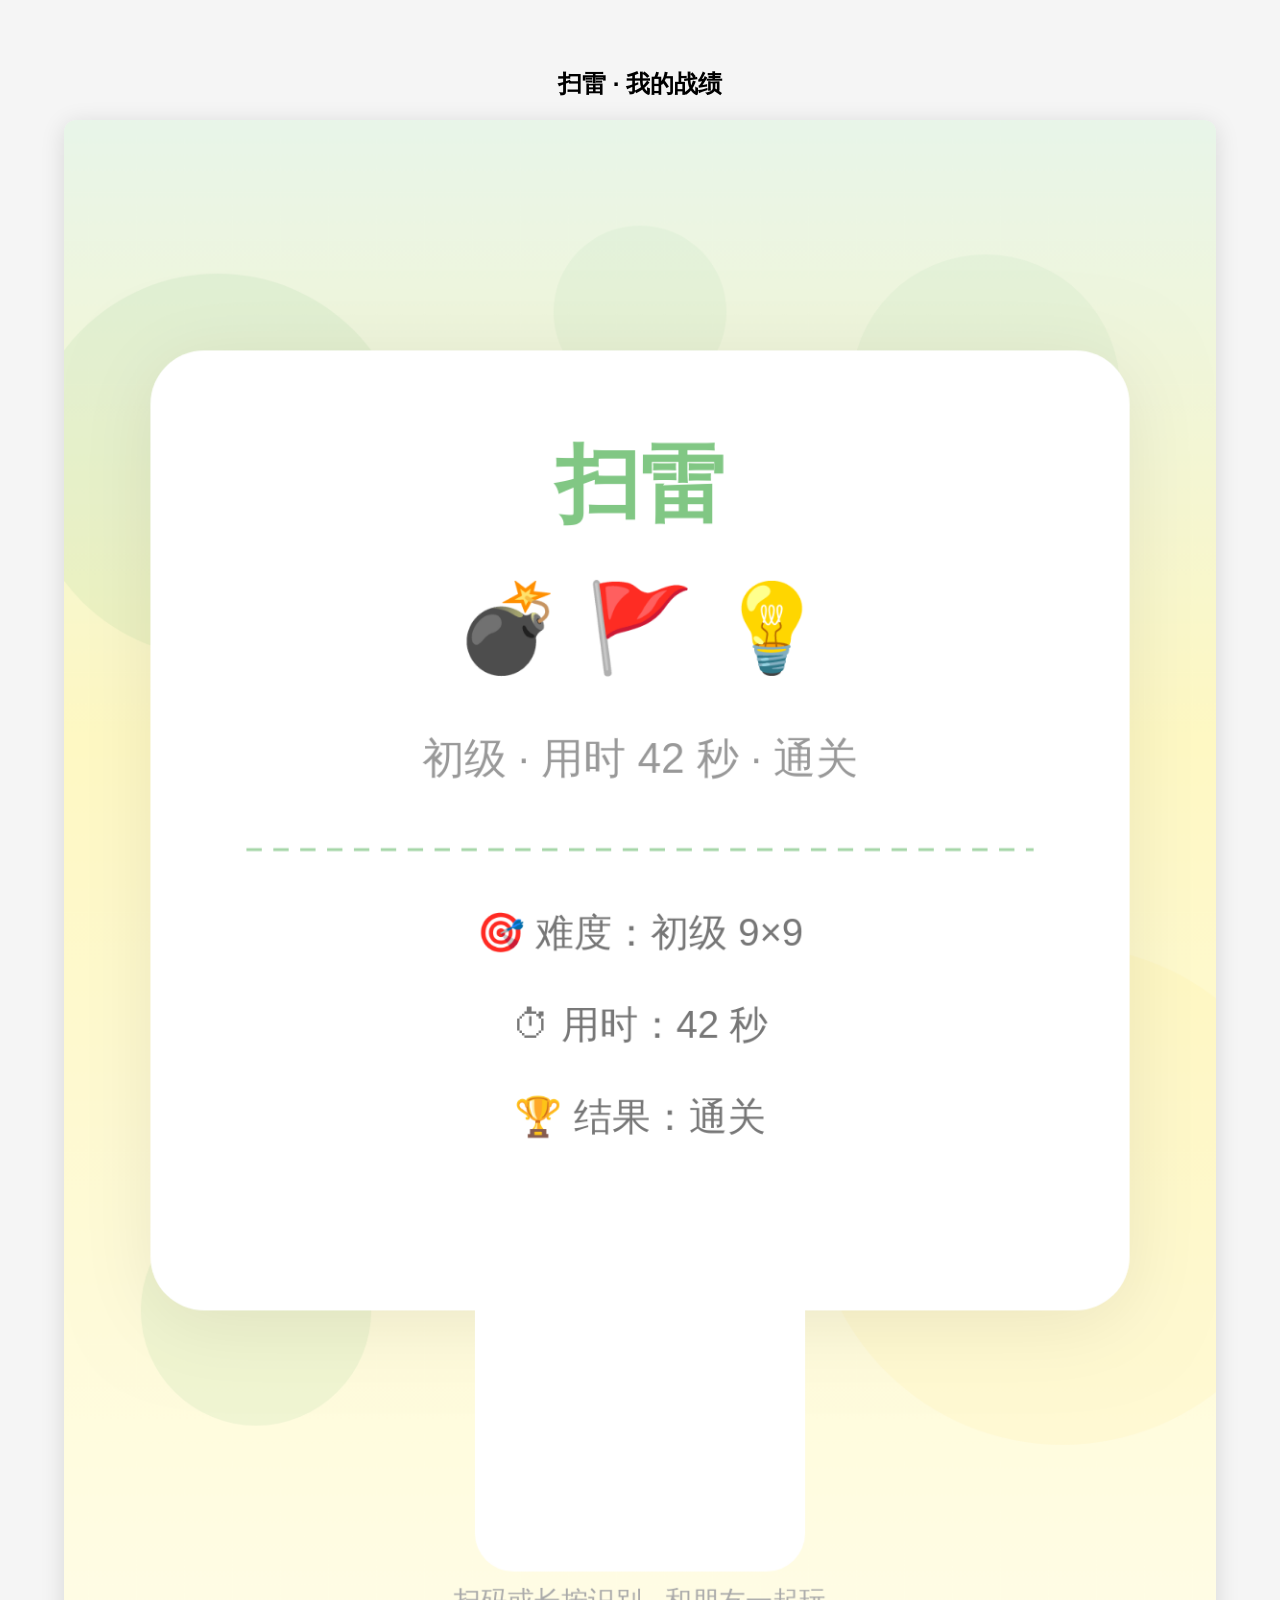
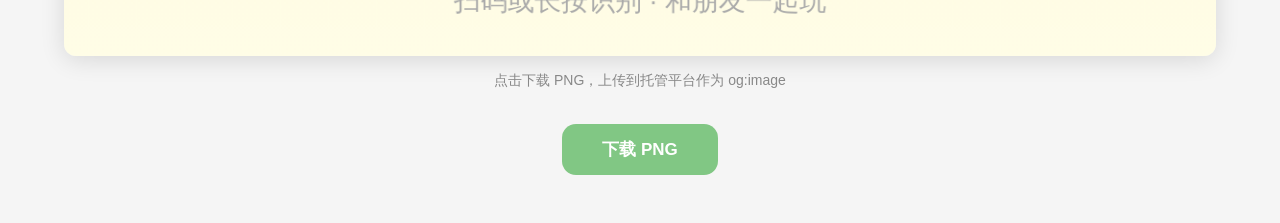
<file: share-card.html>
<!DOCTYPE html>
<html lang="zh-CN">
<head>
<meta charset="UTF-8">
<meta name="viewport" content="width=device-width, initial-scale=1.0">
<title>扫雷 · 分享卡片</title>
<style>
  body { font-family: -apple-system,"PingFang SC","Microsoft YaHei",sans-serif; text-align:center; padding:40px 16px; background:#f5f5f5; }
  canvas { border-radius:12px; box-shadow:0 4px 24px rgba(0,0,0,.12); max-width:90vw; }
  button { margin-top:20px; padding:14px 40px; font-size:17px; background:#81C784; color:#fff; border:none; border-radius:14px; cursor:pointer; font-weight:600; }
  button:disabled { opacity:.5; cursor:not-allowed; }
  p { color:#888; margin-top:12px; font-size:14px; }
</style>
</head>
<body>
<h2>扫雷 · 我的战绩</h2>
<canvas id="c"></canvas>
<p>点击下载 PNG，上传到托管平台作为 og:image</p>
<button id="dl" onclick="downloadPNG()" disabled>加载中…</button>
<script>
// 配置：可替换为本局实际成绩
const CONFIG = {
  url: "https://mine-sweeper-2f1.pages.dev/",
  title: "扫雷",
  subtitle: "初级 · 用时 42 秒 · 通关",
  features: ["🎯 难度：初级 9×9", "⏱ 用时：42 秒", "🏆 结果：通关"],
  primaryColor: "#81C784", primaryLight: "#A5D6A7",
};
const W = 1200, H = 1600;
const canvas = document.getElementById("c");
canvas.width = W; canvas.height = H;
const ctx = canvas.getContext("2d");
function rr(x, y, w, h, r) {
  ctx.beginPath();
  ctx.moveTo(x + r, y); ctx.lineTo(x + w - r, y);
  ctx.arcTo(x + w, y, x + w, y + r, r); ctx.lineTo(x + w, y + h - r);
  ctx.arcTo(x + w, y + h, x + w - r, y + h, r); ctx.lineTo(x + r, y + h);
  ctx.arcTo(x, y + h, x, y + h - r, r); ctx.lineTo(x, y + r);
  ctx.arcTo(x, y, x + r, y, r); ctx.closePath();
}
function draw(qr) {
  const c = CONFIG;
  const g = ctx.createLinearGradient(0, 0, 0, H);
  g.addColorStop(0, "#E8F5E9"); g.addColorStop(0.4, "#FFF9C4"); g.addColorStop(1, "#FFFDE7");
  ctx.fillStyle = g; ctx.fillRect(0, 0, W, H);
  ctx.globalAlpha = 0.12;
  [
    { x: 160, y: 360, r: 200, f: c.primaryColor },
    { x: 960, y: 280, r: 140, f: c.primaryLight },
    { x: 1040, y: 1120, r: 260, f: "#FFE082" },
    { x: 200, y: 1240, r: 120, f: c.primaryColor },
    { x: 600, y: 200, r: 90, f: c.primaryLight },
  ].forEach(d => { ctx.fillStyle = d.f; ctx.beginPath(); ctx.arc(d.x, d.y, d.r, 0, Math.PI * 2); ctx.fill(); });
  ctx.globalAlpha = 1;
  ctx.fillStyle = "#FFF"; ctx.shadowColor = "rgba(0,0,0,.08)"; ctx.shadowBlur = 80; ctx.shadowOffsetY = 12;
  rr(90, 240, W - 180, H - 600, 56); ctx.fill();
  ctx.shadowColor = "transparent"; ctx.shadowBlur = 0; ctx.shadowOffsetY = 0;
  ctx.fillStyle = c.primaryColor;
  ctx.font = "bold 88px -apple-system,'PingFang SC','Microsoft YaHei',sans-serif";
  ctx.textAlign = "center";
  ctx.fillText(c.title, W / 2, 410);
  ctx.font = "90px sans-serif"; ctx.fillText("💣 🚩 💡", W / 2, 560);
  ctx.fillStyle = "#999"; ctx.font = "44px -apple-system,'PingFang SC',sans-serif";
  ctx.fillText(c.subtitle, W / 2, 680);
  ctx.strokeStyle = c.primaryLight; ctx.lineWidth = 3; ctx.setLineDash([16, 12]);
  ctx.beginPath(); ctx.moveTo(190, 760); ctx.lineTo(W - 190, 760); ctx.stroke(); ctx.setLineDash([]);
  ctx.fillStyle = "#777"; ctx.font = "40px -apple-system,'PingFang SC',sans-serif";
  c.features.forEach((f, i) => ctx.fillText(f, W / 2, 860 + i * 96));
  const qs = 280, qx = (W - qs) / 2, qy = H - 400;
  ctx.fillStyle = "#FFF"; rr(qx - 32, qy - 32, qs + 64, qs + 64, 40); ctx.fill();
  if (qr) ctx.drawImage(qr, qx, qy, qs, qs);
  ctx.fillStyle = "#AAA"; ctx.font = "28px -apple-system,'PingFang SC',sans-serif";
  ctx.fillText("扫码或长按识别 · 和朋友一起玩", W / 2, H - 48);
  document.getElementById("dl").disabled = false;
  document.getElementById("dl").textContent = "下载 PNG";
}
const qr = new Image();
qr.crossOrigin = "anonymous";
qr.onload = () => draw(qr);
qr.onerror = () => draw(null);
qr.src = "https://api.qrserver.com/v1/create-qr-code/?size=280x280&data=" + encodeURIComponent(CONFIG.url) + "&margin=8";
function downloadPNG() {
  const a = document.createElement("a");
  a.download = "share-card.png";
  a.href = canvas.toDataURL("image/png");
  a.click();
}
</script>
</body>
</html>
</file>
